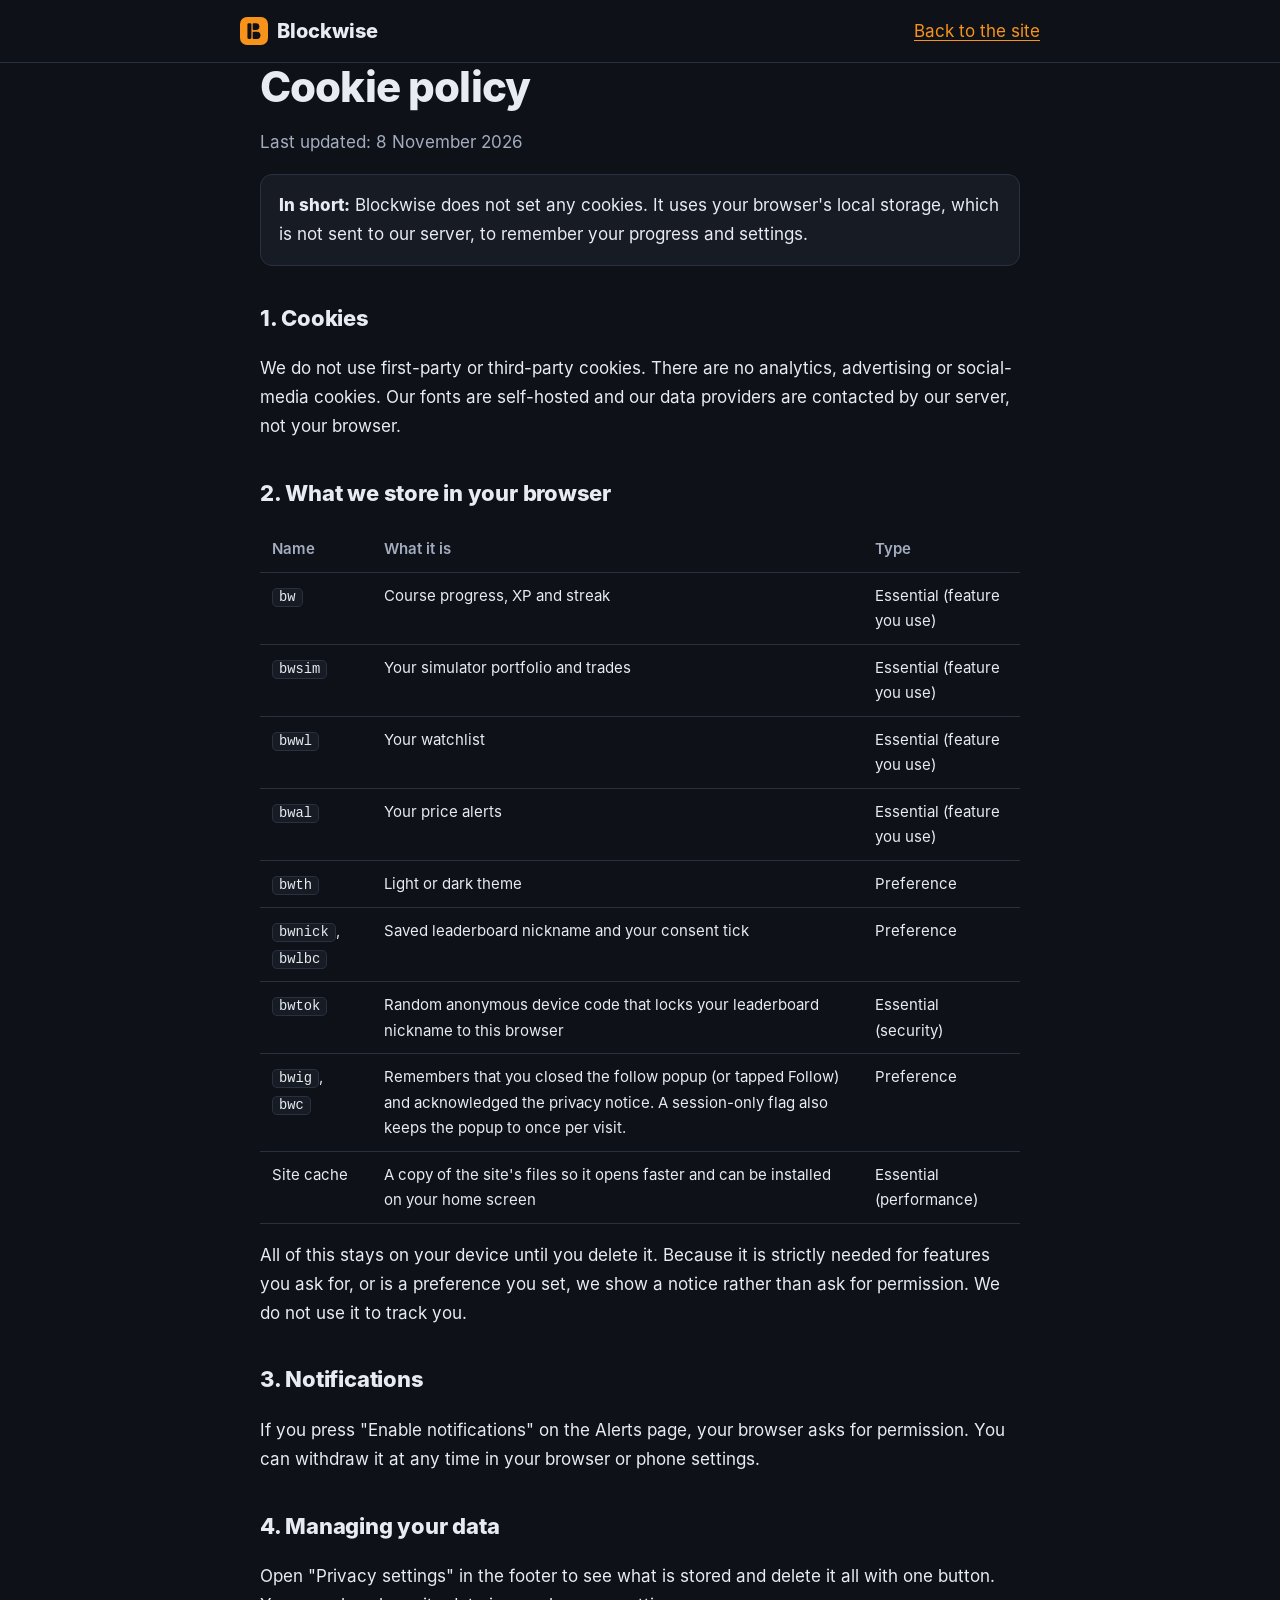
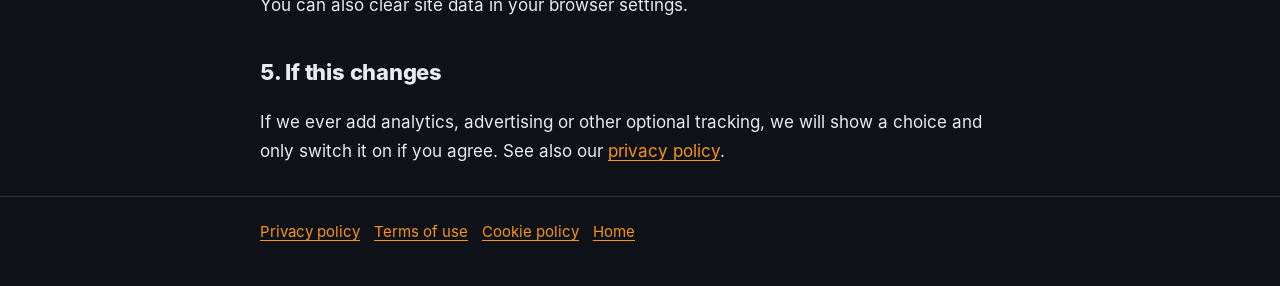
<file: cookies.html>
<!DOCTYPE html><html lang="en"><head><meta charset="utf-8"><meta name="viewport" content="width=device-width, initial-scale=1">
<title>Cookie policy | Blockwise</title><meta name="description" content="Blockwise sets no cookies. What it stores in your browser and how to delete it."><meta name="theme-color" content="#0e1117"><link rel="icon" href="/icon-192.png" type="image/png"><link rel="stylesheet" href="/legal.css">
<script>try{if(localStorage.getItem("bwth")==="light")document.documentElement.setAttribute("data-theme","light")}catch(e){}</script></head>
<body><header><div class="w top"><a class="brand" href="/"><svg viewBox="0 0 64 64" aria-hidden="true"><rect width="64" height="64" rx="16" fill="#f7931a"/><g fill="#0e1117"><rect x="17" y="14" width="9" height="36" rx="3"/><path d="M31 14h5.5a7.75 7.75 0 0 1 0 15.5H31a2 2 0 0 1-2-2V16a2 2 0 0 1 2-2z"/><path d="M31 33.5h7.5a8.25 8.25 0 0 1 0 16.5H31a2 2 0 0 1-2-2v-12.5a2 2 0 0 1 2-2z"/></g></svg>Blockwise</a><a href="/">Back to the site</a></div></header>
<main class="w"><h1>Cookie policy</h1><p class="mu">Last updated: 8 November 2026</p>
<div class="box"><b>In short:</b> Blockwise does not set any cookies. It uses your browser's local storage, which is not sent to our server, to remember your progress and settings.</div>
<h2>1. Cookies</h2><p>We do not use first-party or third-party cookies. There are no analytics, advertising or social-media cookies. Our fonts are self-hosted and our data providers are contacted by our server, not your browser.</p>
<h2>2. What we store in your browser</h2>
<div class="tw"><table><thead><tr><th>Name</th><th>What it is</th><th>Type</th></tr></thead><tbody>
<tr><td><code>bw</code></td><td>Course progress, XP and streak</td><td>Essential (feature you use)</td></tr>
<tr><td><code>bwsim</code></td><td>Your simulator portfolio and trades</td><td>Essential (feature you use)</td></tr>
<tr><td><code>bwwl</code></td><td>Your watchlist</td><td>Essential (feature you use)</td></tr>
<tr><td><code>bwal</code></td><td>Your price alerts</td><td>Essential (feature you use)</td></tr>
<tr><td><code>bwth</code></td><td>Light or dark theme</td><td>Preference</td></tr>
<tr><td><code>bwnick</code>, <code>bwlbc</code></td><td>Saved leaderboard nickname and your consent tick</td><td>Preference</td></tr>
<tr><td><code>bwtok</code></td><td>Random anonymous device code that locks your leaderboard nickname to this browser</td><td>Essential (security)</td></tr>
<tr><td><code>bwig</code>, <code>bwc</code></td><td>Remembers that you closed the follow popup (or tapped Follow) and acknowledged the privacy notice. A session-only flag also keeps the popup to once per visit.</td><td>Preference</td></tr>
<tr><td>Site cache</td><td>A copy of the site's files so it opens faster and can be installed on your home screen</td><td>Essential (performance)</td></tr>
</tbody></table></div>
<p>All of this stays on your device until you delete it. Because it is strictly needed for features you ask for, or is a preference you set, we show a notice rather than ask for permission. We do not use it to track you.</p>
<h2>3. Notifications</h2><p>If you press "Enable notifications" on the Alerts page, your browser asks for permission. You can withdraw it at any time in your browser or phone settings.</p>
<h2>4. Managing your data</h2><p>Open "Privacy settings" in the footer to see what is stored and delete it all with one button. You can also clear site data in your browser settings.</p>
<h2>5. If this changes</h2><p>If we ever add analytics, advertising or other optional tracking, we will show a choice and only switch it on if you agree. See also our <a href="/privacy">privacy policy</a>.</p></main>
<footer><div class="w"><a href="/privacy">Privacy policy</a><a href="/terms">Terms of use</a><a href="/cookies">Cookie policy</a><a href="/">Home</a></div></footer></body></html>
</file>
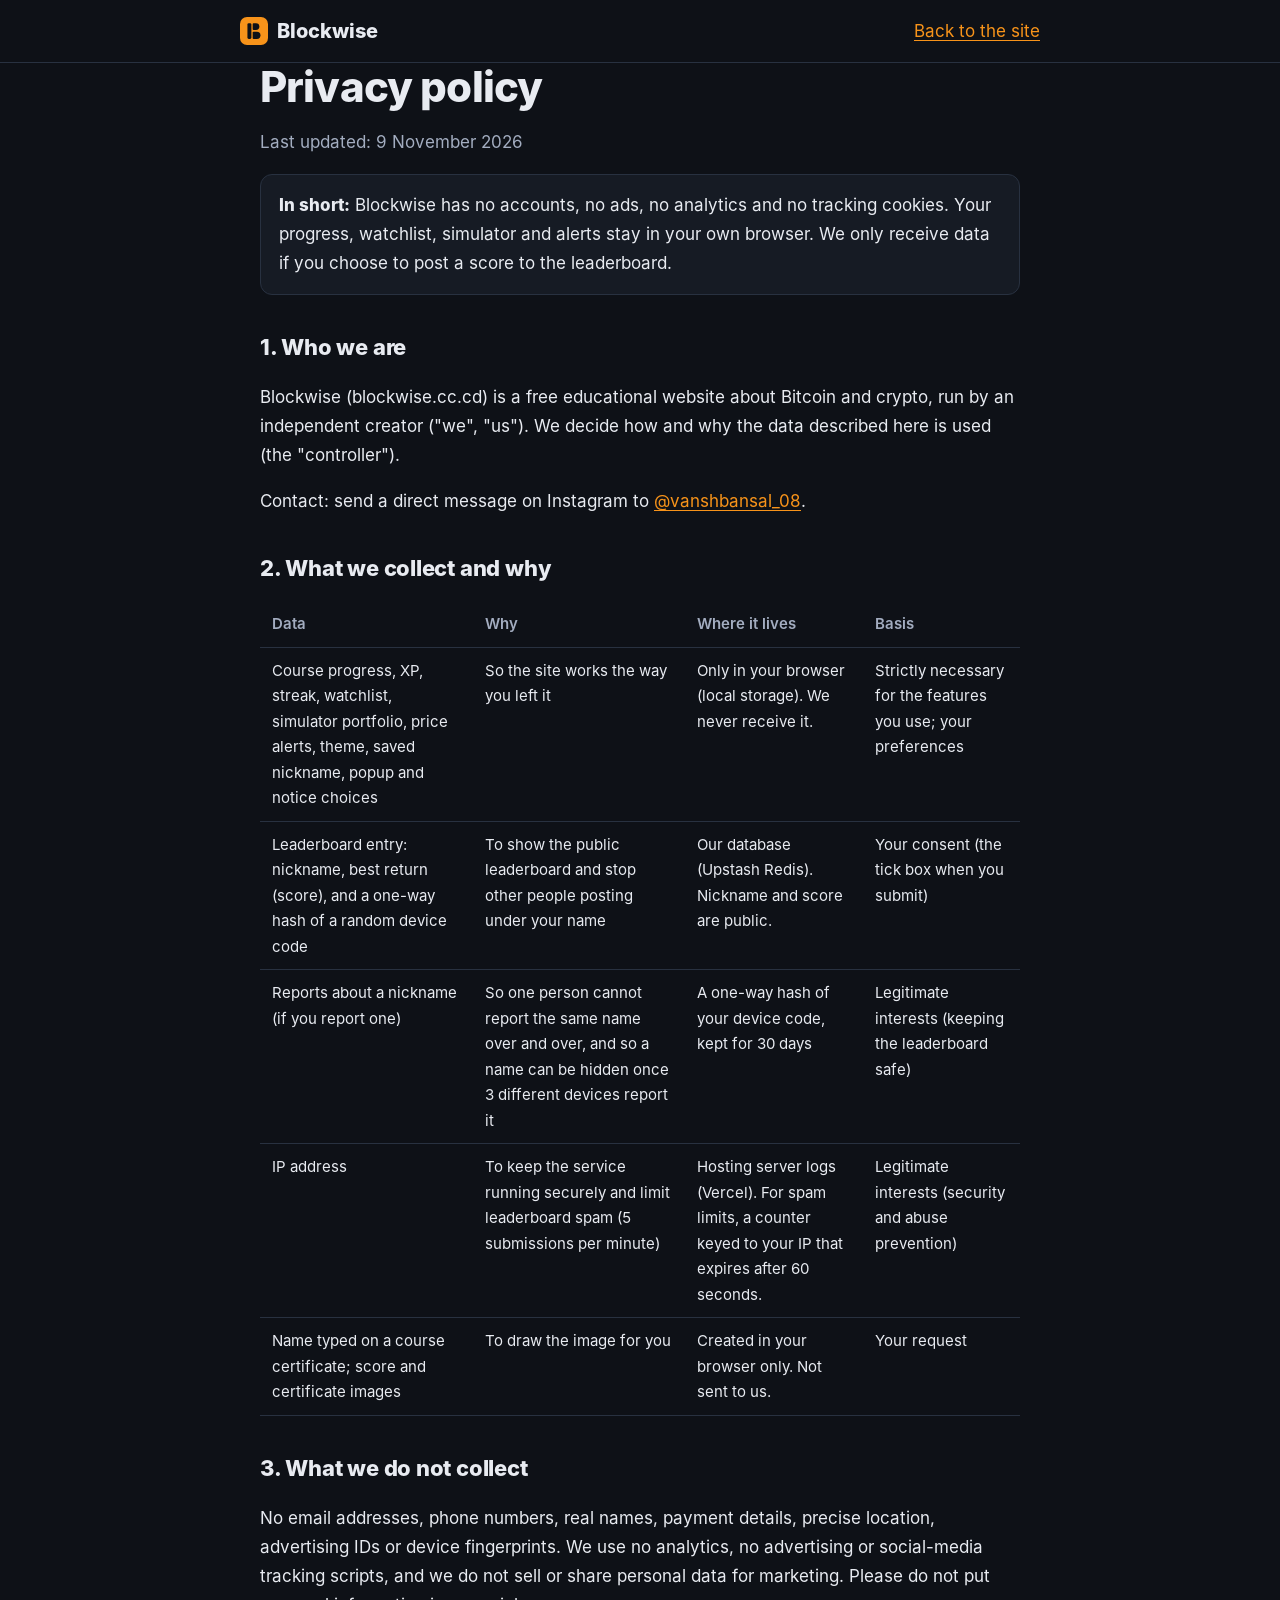
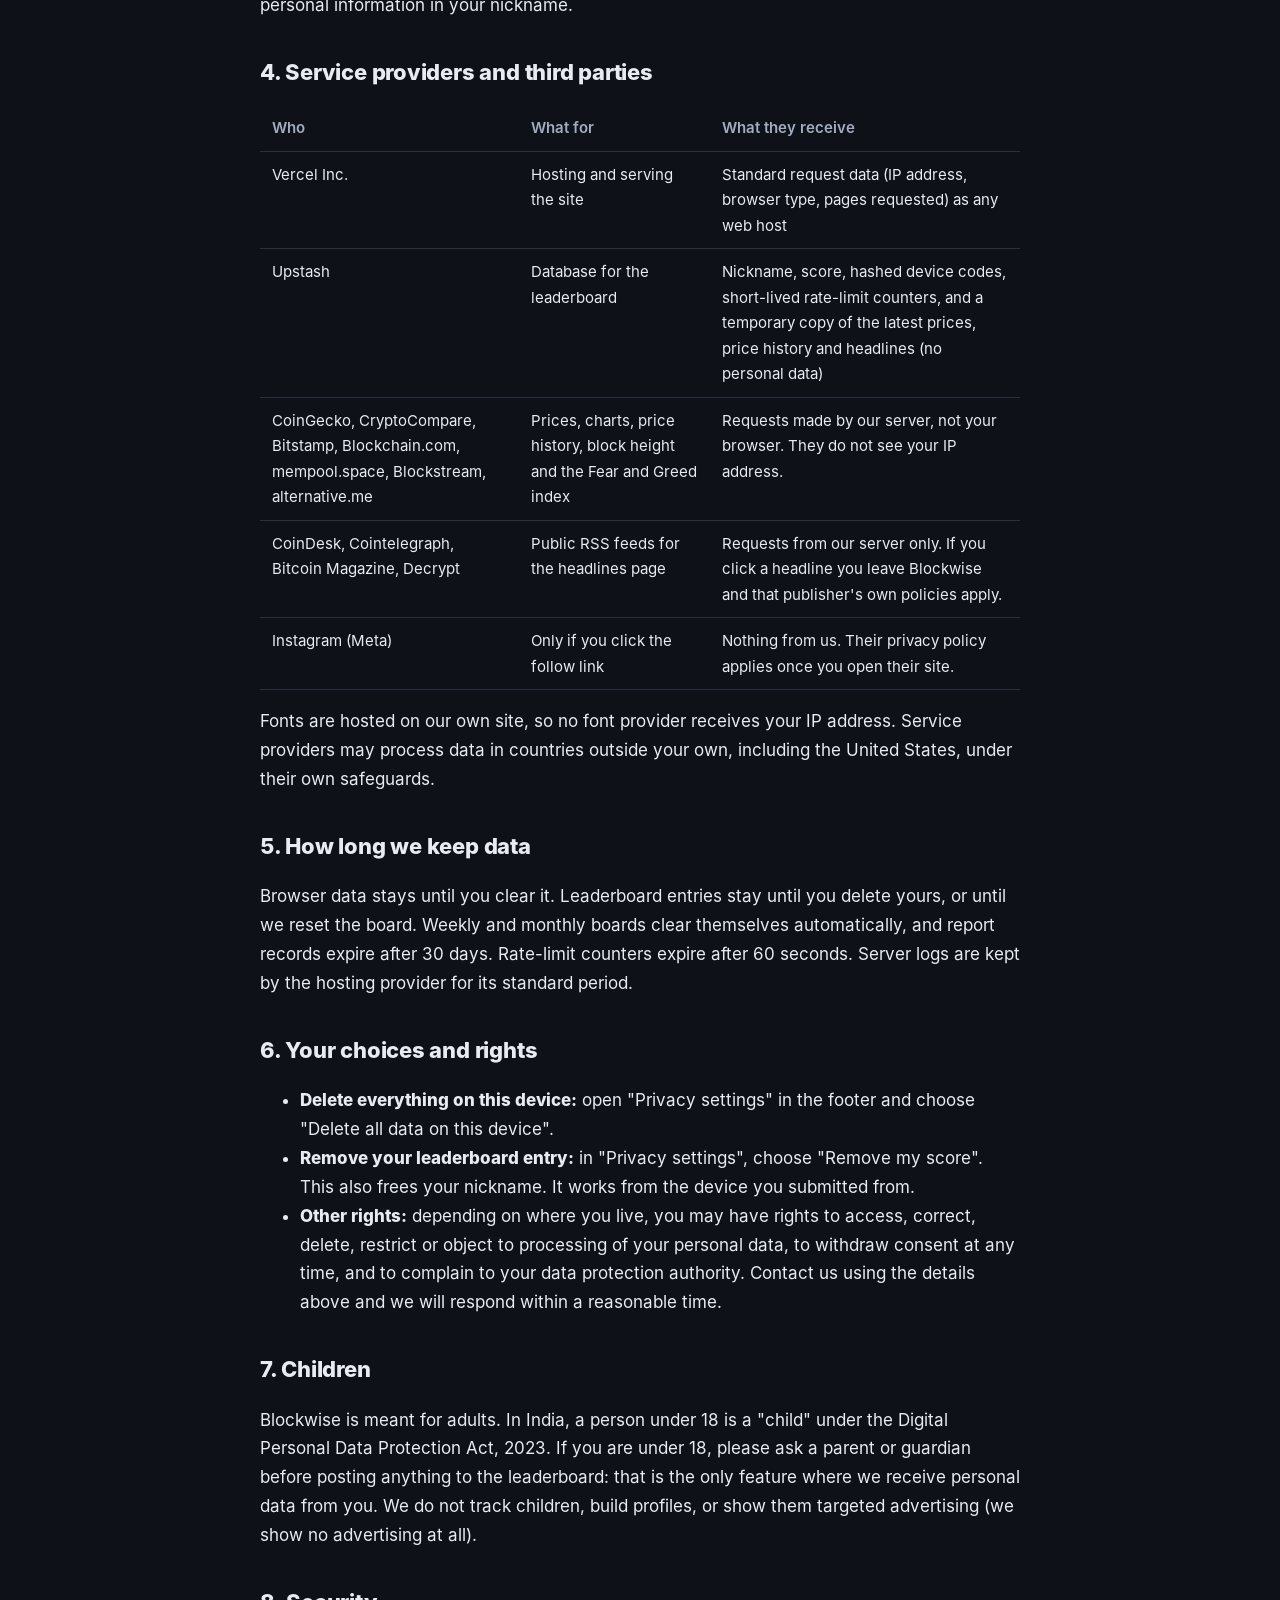
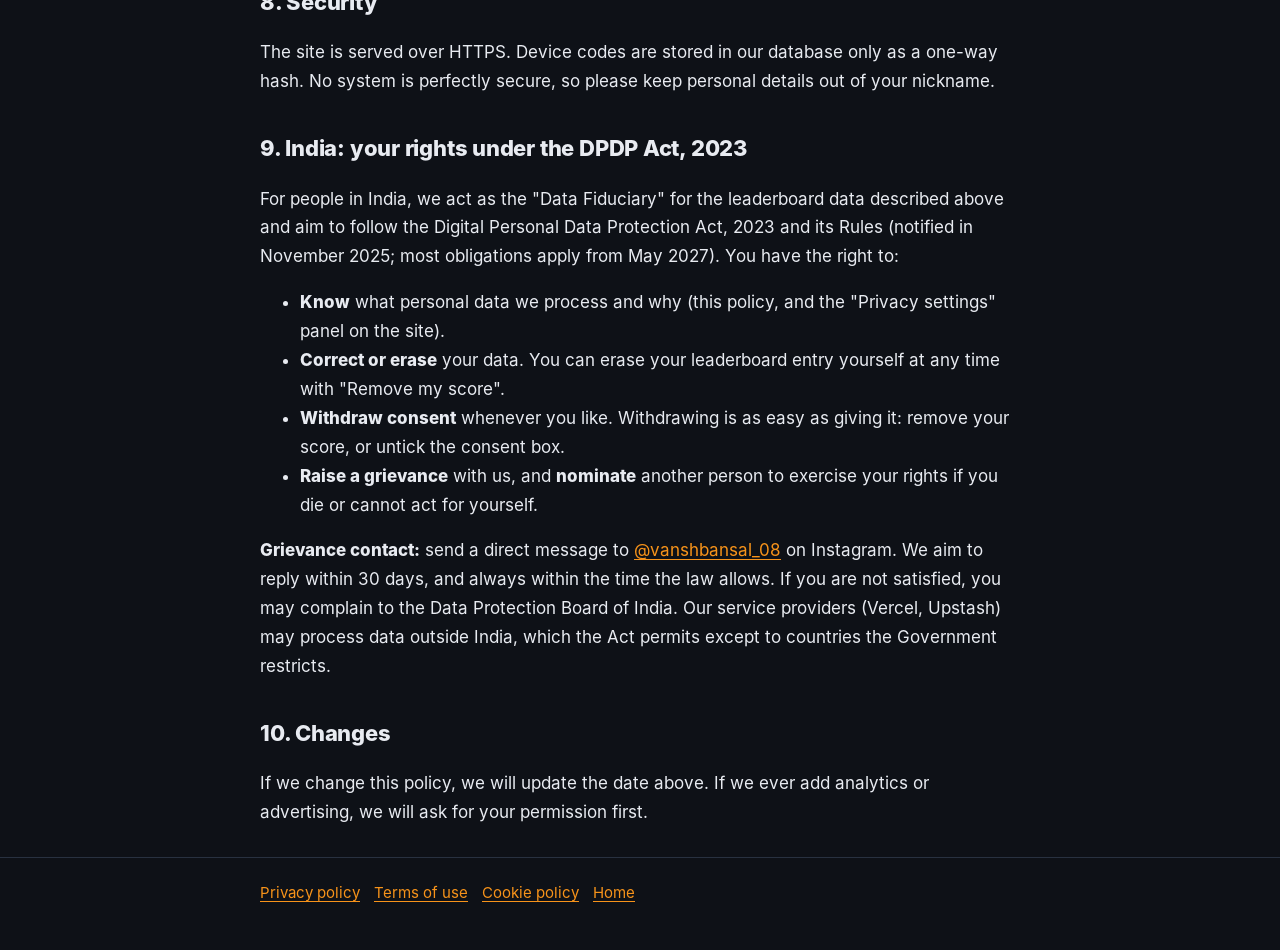
<file: privacy.html>
<!DOCTYPE html><html lang="en"><head><meta charset="utf-8"><meta name="viewport" content="width=device-width, initial-scale=1">
<title>Privacy policy | Blockwise</title><meta name="description" content="How Blockwise handles your data: no accounts, no ads, no tracking."><meta name="theme-color" content="#0e1117"><link rel="icon" href="/icon-192.png" type="image/png"><link rel="stylesheet" href="/legal.css">
<script>try{if(localStorage.getItem("bwth")==="light")document.documentElement.setAttribute("data-theme","light")}catch(e){}</script></head>
<body><header><div class="w top"><a class="brand" href="/"><svg viewBox="0 0 64 64" aria-hidden="true"><rect width="64" height="64" rx="16" fill="#f7931a"/><g fill="#0e1117"><rect x="17" y="14" width="9" height="36" rx="3"/><path d="M31 14h5.5a7.75 7.75 0 0 1 0 15.5H31a2 2 0 0 1-2-2V16a2 2 0 0 1 2-2z"/><path d="M31 33.5h7.5a8.25 8.25 0 0 1 0 16.5H31a2 2 0 0 1-2-2v-12.5a2 2 0 0 1 2-2z"/></g></svg>Blockwise</a><a href="/">Back to the site</a></div></header>
<main class="w"><h1>Privacy policy</h1><p class="mu">Last updated: 9 November 2026</p>
<div class="box"><b>In short:</b> Blockwise has no accounts, no ads, no analytics and no tracking cookies. Your progress, watchlist, simulator and alerts stay in your own browser. We only receive data if you choose to post a score to the leaderboard.</div>
<h2>1. Who we are</h2><p>Blockwise (blockwise.cc.cd) is a free educational website about Bitcoin and crypto, run by an independent creator ("we", "us"). We decide how and why the data described here is used (the "controller").</p><p>Contact: send a direct message on Instagram to <a href="https://www.instagram.com/vanshbansal_08/" target="_blank" rel="noopener noreferrer">@vanshbansal_08</a>.</p>
<h2>2. What we collect and why</h2>
<div class="tw"><table><thead><tr><th>Data</th><th>Why</th><th>Where it lives</th><th>Basis</th></tr></thead><tbody>
<tr><td>Course progress, XP, streak, watchlist, simulator portfolio, price alerts, theme, saved nickname, popup and notice choices</td><td>So the site works the way you left it</td><td>Only in your browser (local storage). We never receive it.</td><td>Strictly necessary for the features you use; your preferences</td></tr>
<tr><td>Leaderboard entry: nickname, best return (score), and a one-way hash of a random device code</td><td>To show the public leaderboard and stop other people posting under your name</td><td>Our database (Upstash Redis). Nickname and score are public.</td><td>Your consent (the tick box when you submit)</td></tr>
<tr><td>Reports about a nickname (if you report one)</td><td>So one person cannot report the same name over and over, and so a name can be hidden once 3 different devices report it</td><td>A one-way hash of your device code, kept for 30 days</td><td>Legitimate interests (keeping the leaderboard safe)</td></tr>
<tr><td>IP address</td><td>To keep the service running securely and limit leaderboard spam (5 submissions per minute)</td><td>Hosting server logs (Vercel). For spam limits, a counter keyed to your IP that expires after 60 seconds.</td><td>Legitimate interests (security and abuse prevention)</td></tr>
<tr><td>Name typed on a course certificate; score and certificate images</td><td>To draw the image for you</td><td>Created in your browser only. Not sent to us.</td><td>Your request</td></tr>
</tbody></table></div>
<h2>3. What we do not collect</h2><p>No email addresses, phone numbers, real names, payment details, precise location, advertising IDs or device fingerprints. We use no analytics, no advertising or social-media tracking scripts, and we do not sell or share personal data for marketing. Please do not put personal information in your nickname.</p>
<h2>4. Service providers and third parties</h2>
<div class="tw"><table><thead><tr><th>Who</th><th>What for</th><th>What they receive</th></tr></thead><tbody>
<tr><td>Vercel Inc.</td><td>Hosting and serving the site</td><td>Standard request data (IP address, browser type, pages requested) as any web host</td></tr>
<tr><td>Upstash</td><td>Database for the leaderboard</td><td>Nickname, score, hashed device codes, short-lived rate-limit counters, and a temporary copy of the latest prices, price history and headlines (no personal data)</td></tr>
<tr><td>CoinGecko, CryptoCompare, Bitstamp, Blockchain.com, mempool.space, Blockstream, alternative.me</td><td>Prices, charts, price history, block height and the Fear and Greed index</td><td>Requests made by our server, not your browser. They do not see your IP address.</td></tr>
<tr><td>CoinDesk, Cointelegraph, Bitcoin Magazine, Decrypt</td><td>Public RSS feeds for the headlines page</td><td>Requests from our server only. If you click a headline you leave Blockwise and that publisher's own policies apply.</td></tr>
<tr><td>Instagram (Meta)</td><td>Only if you click the follow link</td><td>Nothing from us. Their privacy policy applies once you open their site.</td></tr>
</tbody></table></div>
<p>Fonts are hosted on our own site, so no font provider receives your IP address. Service providers may process data in countries outside your own, including the United States, under their own safeguards.</p>
<h2>5. How long we keep data</h2><p>Browser data stays until you clear it. Leaderboard entries stay until you delete yours, or until we reset the board. Weekly and monthly boards clear themselves automatically, and report records expire after 30 days. Rate-limit counters expire after 60 seconds. Server logs are kept by the hosting provider for its standard period.</p>
<h2>6. Your choices and rights</h2><ul><li><b>Delete everything on this device:</b> open "Privacy settings" in the footer and choose "Delete all data on this device".</li><li><b>Remove your leaderboard entry:</b> in "Privacy settings", choose "Remove my score". This also frees your nickname. It works from the device you submitted from.</li><li><b>Other rights:</b> depending on where you live, you may have rights to access, correct, delete, restrict or object to processing of your personal data, to withdraw consent at any time, and to complain to your data protection authority. Contact us using the details above and we will respond within a reasonable time.</li></ul>
<h2>7. Children</h2><p>Blockwise is meant for adults. In India, a person under 18 is a "child" under the Digital Personal Data Protection Act, 2023. If you are under 18, please ask a parent or guardian before posting anything to the leaderboard: that is the only feature where we receive personal data from you. We do not track children, build profiles, or show them targeted advertising (we show no advertising at all).</p>
<h2>8. Security</h2><p>The site is served over HTTPS. Device codes are stored in our database only as a one-way hash. No system is perfectly secure, so please keep personal details out of your nickname.</p>
<h2>9. India: your rights under the DPDP Act, 2023</h2>
<p>For people in India, we act as the "Data Fiduciary" for the leaderboard data described above and aim to follow the Digital Personal Data Protection Act, 2023 and its Rules (notified in November 2025; most obligations apply from May 2027). You have the right to:</p>
<ul><li><b>Know</b> what personal data we process and why (this policy, and the "Privacy settings" panel on the site).</li><li><b>Correct or erase</b> your data. You can erase your leaderboard entry yourself at any time with "Remove my score".</li><li><b>Withdraw consent</b> whenever you like. Withdrawing is as easy as giving it: remove your score, or untick the consent box.</li><li><b>Raise a grievance</b> with us, and <b>nominate</b> another person to exercise your rights if you die or cannot act for yourself.</li></ul>
<p><b>Grievance contact:</b> send a direct message to <a href="https://www.instagram.com/vanshbansal_08/" target="_blank" rel="noopener noreferrer">@vanshbansal_08</a> on Instagram. We aim to reply within 30 days, and always within the time the law allows. If you are not satisfied, you may complain to the Data Protection Board of India. Our service providers (Vercel, Upstash) may process data outside India, which the Act permits except to countries the Government restricts.</p>
<h2>10. Changes</h2><p>If we change this policy, we will update the date above. If we ever add analytics or advertising, we will ask for your permission first.</p></main>
<footer><div class="w"><a href="/privacy">Privacy policy</a><a href="/terms">Terms of use</a><a href="/cookies">Cookie policy</a><a href="/">Home</a></div></footer></body></html>
</file>
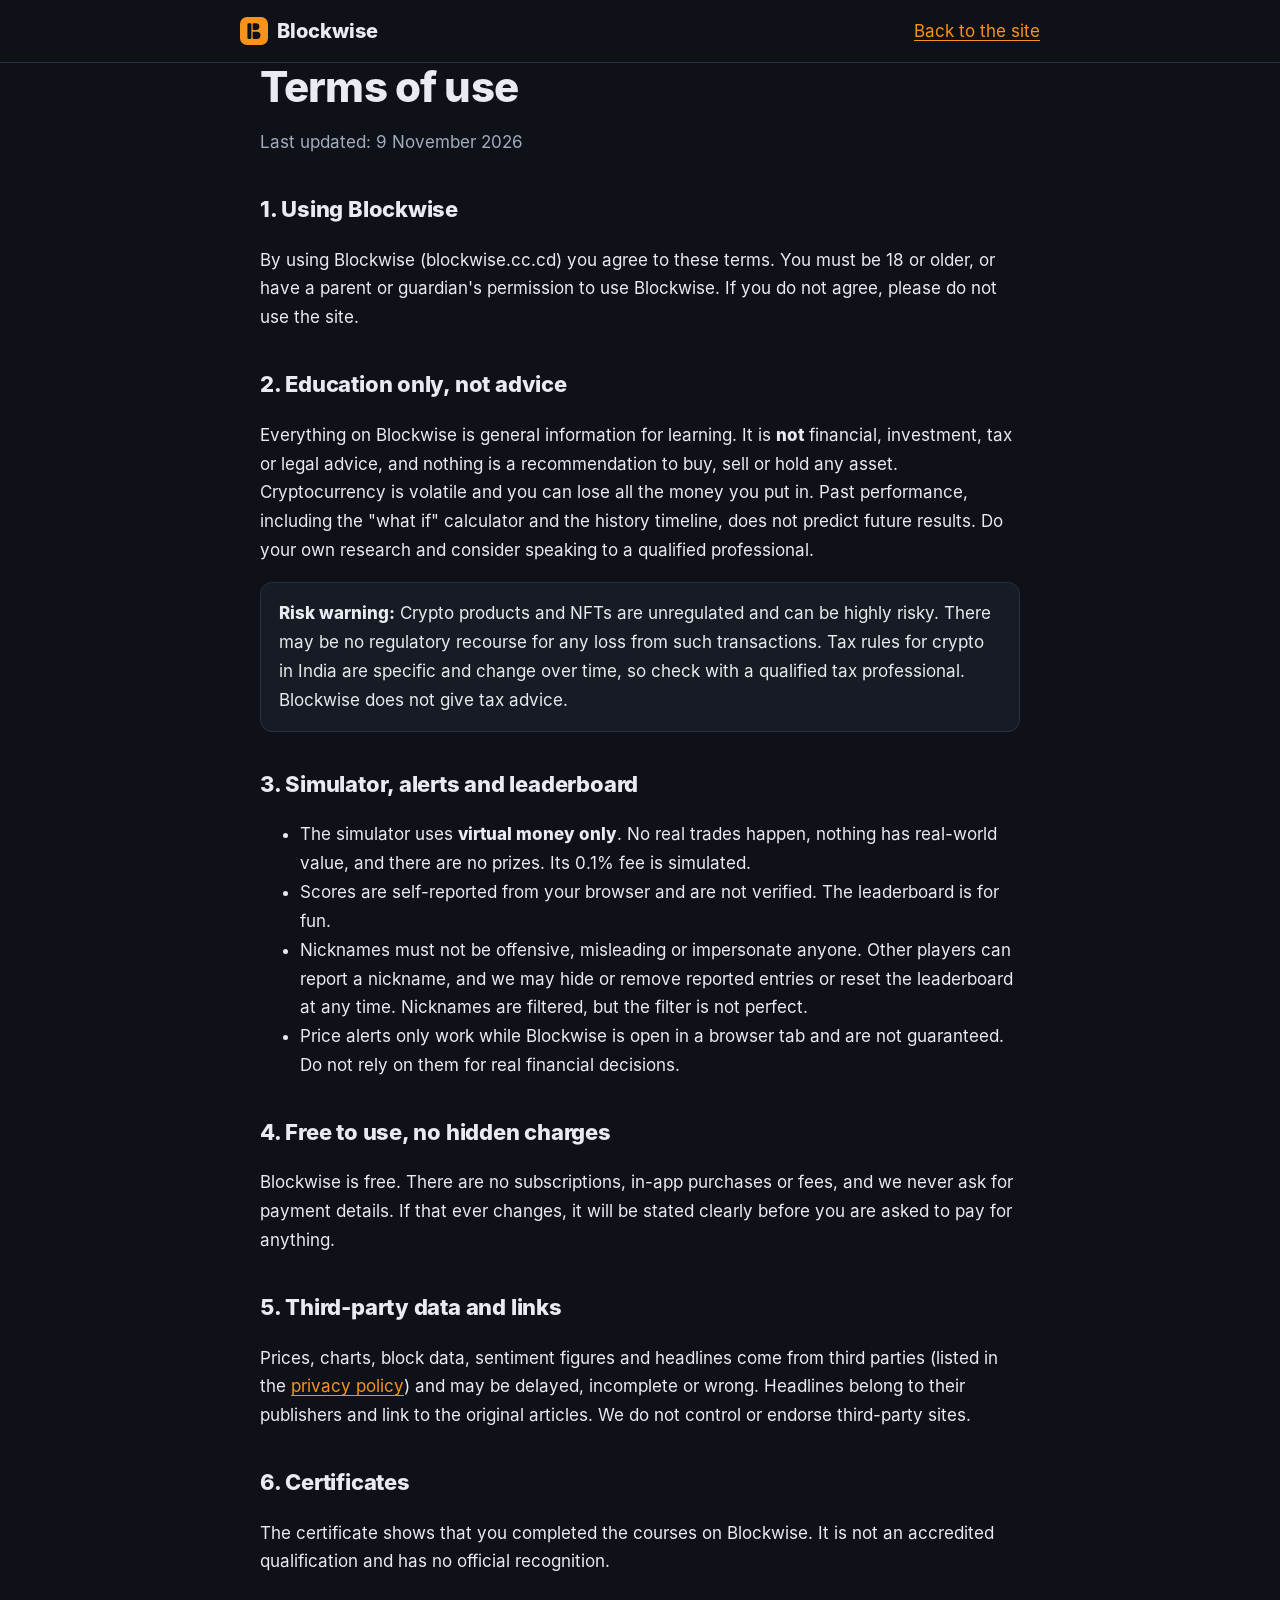
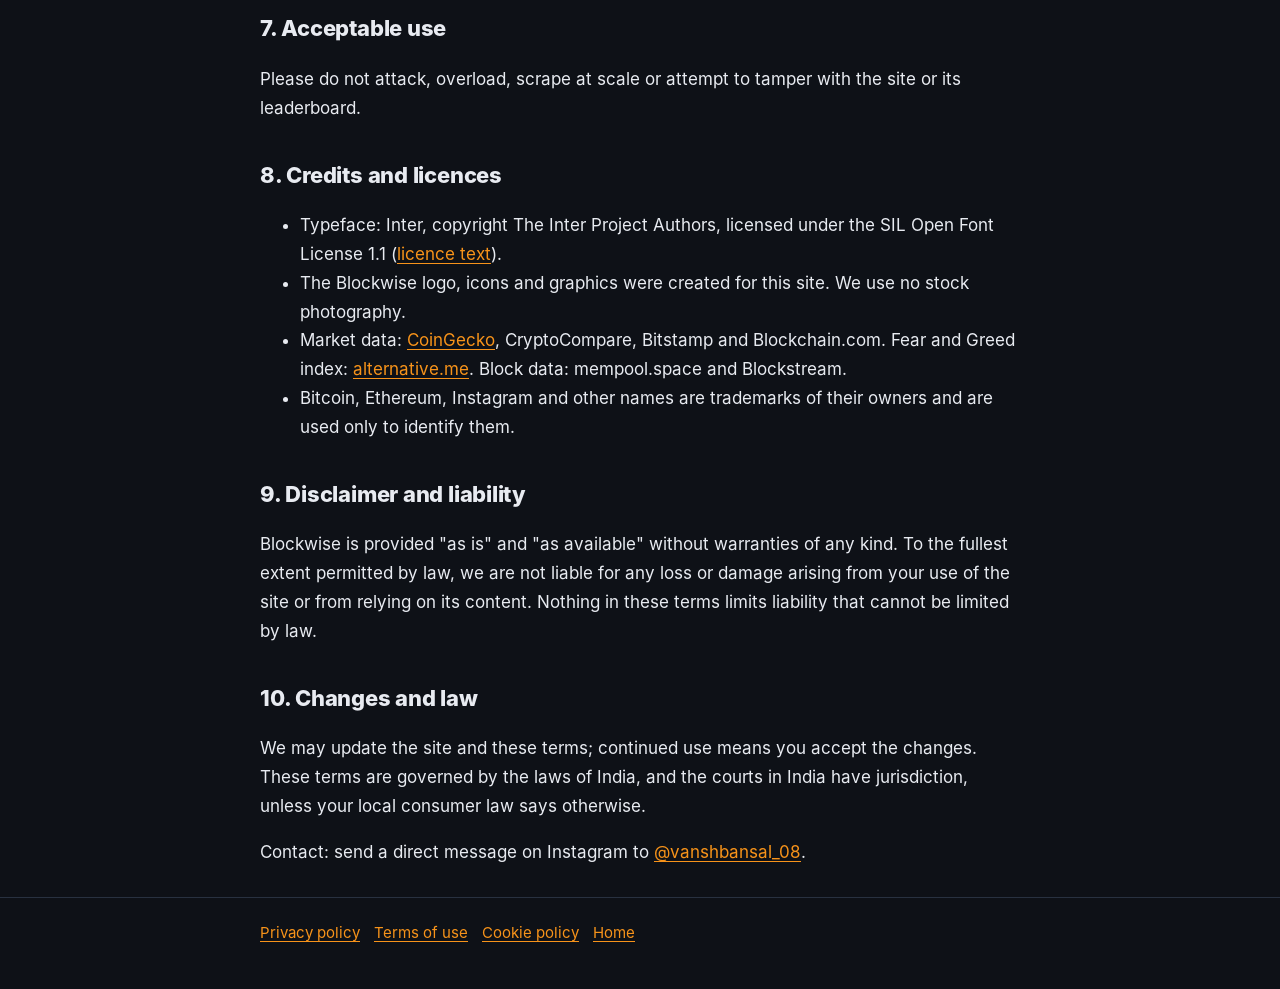
<file: terms.html>
<!DOCTYPE html><html lang="en"><head><meta charset="utf-8"><meta name="viewport" content="width=device-width, initial-scale=1">
<title>Terms of use | Blockwise</title><meta name="description" content="The rules for using Blockwise: education only, free, virtual-money simulator."><meta name="theme-color" content="#0e1117"><link rel="icon" href="/icon-192.png" type="image/png"><link rel="stylesheet" href="/legal.css">
<script>try{if(localStorage.getItem("bwth")==="light")document.documentElement.setAttribute("data-theme","light")}catch(e){}</script></head>
<body><header><div class="w top"><a class="brand" href="/"><svg viewBox="0 0 64 64" aria-hidden="true"><rect width="64" height="64" rx="16" fill="#f7931a"/><g fill="#0e1117"><rect x="17" y="14" width="9" height="36" rx="3"/><path d="M31 14h5.5a7.75 7.75 0 0 1 0 15.5H31a2 2 0 0 1-2-2V16a2 2 0 0 1 2-2z"/><path d="M31 33.5h7.5a8.25 8.25 0 0 1 0 16.5H31a2 2 0 0 1-2-2v-12.5a2 2 0 0 1 2-2z"/></g></svg>Blockwise</a><a href="/">Back to the site</a></div></header>
<main class="w"><h1>Terms of use</h1><p class="mu">Last updated: 9 November 2026</p>
<h2>1. Using Blockwise</h2><p>By using Blockwise (blockwise.cc.cd) you agree to these terms. You must be 18 or older, or have a parent or guardian's permission to use Blockwise. If you do not agree, please do not use the site.</p>
<h2>2. Education only, not advice</h2><p>Everything on Blockwise is general information for learning. It is <b>not</b> financial, investment, tax or legal advice, and nothing is a recommendation to buy, sell or hold any asset. Cryptocurrency is volatile and you can lose all the money you put in. Past performance, including the "what if" calculator and the history timeline, does not predict future results. Do your own research and consider speaking to a qualified professional.</p><div class="box"><b>Risk warning:</b> Crypto products and NFTs are unregulated and can be highly risky. There may be no regulatory recourse for any loss from such transactions. Tax rules for crypto in India are specific and change over time, so check with a qualified tax professional. Blockwise does not give tax advice.</div>
<h2>3. Simulator, alerts and leaderboard</h2><ul><li>The simulator uses <b>virtual money only</b>. No real trades happen, nothing has real-world value, and there are no prizes. Its 0.1% fee is simulated.</li><li>Scores are self-reported from your browser and are not verified. The leaderboard is for fun.</li><li>Nicknames must not be offensive, misleading or impersonate anyone. Other players can report a nickname, and we may hide or remove reported entries or reset the leaderboard at any time. Nicknames are filtered, but the filter is not perfect.</li><li>Price alerts only work while Blockwise is open in a browser tab and are not guaranteed. Do not rely on them for real financial decisions.</li></ul>
<h2>4. Free to use, no hidden charges</h2><p>Blockwise is free. There are no subscriptions, in-app purchases or fees, and we never ask for payment details. If that ever changes, it will be stated clearly before you are asked to pay for anything.</p>
<h2>5. Third-party data and links</h2><p>Prices, charts, block data, sentiment figures and headlines come from third parties (listed in the <a href="/privacy">privacy policy</a>) and may be delayed, incomplete or wrong. Headlines belong to their publishers and link to the original articles. We do not control or endorse third-party sites.</p>
<h2>6. Certificates</h2><p>The certificate shows that you completed the courses on Blockwise. It is not an accredited qualification and has no official recognition.</p>
<h2>7. Acceptable use</h2><p>Please do not attack, overload, scrape at scale or attempt to tamper with the site or its leaderboard.</p>
<h2>8. Credits and licences</h2><ul><li>Typeface: Inter, copyright The Inter Project Authors, licensed under the SIL Open Font License 1.1 (<a href="/OFL.txt">licence text</a>).</li><li>The Blockwise logo, icons and graphics were created for this site. We use no stock photography.</li><li>Market data: <a href="https://www.coingecko.com" target="_blank" rel="noopener noreferrer">CoinGecko</a>, CryptoCompare, Bitstamp and Blockchain.com. Fear and Greed index: <a href="https://alternative.me/crypto/fear-and-greed-index/" target="_blank" rel="noopener noreferrer">alternative.me</a>. Block data: mempool.space and Blockstream.</li><li>Bitcoin, Ethereum, Instagram and other names are trademarks of their owners and are used only to identify them.</li></ul>
<h2>9. Disclaimer and liability</h2><p>Blockwise is provided "as is" and "as available" without warranties of any kind. To the fullest extent permitted by law, we are not liable for any loss or damage arising from your use of the site or from relying on its content. Nothing in these terms limits liability that cannot be limited by law.</p>
<h2>10. Changes and law</h2><p>We may update the site and these terms; continued use means you accept the changes. These terms are governed by the laws of India, and the courts in India have jurisdiction, unless your local consumer law says otherwise.</p><p>Contact: send a direct message on Instagram to <a href="https://www.instagram.com/vanshbansal_08/" target="_blank" rel="noopener noreferrer">@vanshbansal_08</a>.</p></main>
<footer><div class="w"><a href="/privacy">Privacy policy</a><a href="/terms">Terms of use</a><a href="/cookies">Cookie policy</a><a href="/">Home</a></div></footer></body></html>
</file>
<file: legal.css>
@font-face{font-family:Inter;font-weight:400;font-display:swap;src:url([data-uri]) format('woff')}
@font-face{font-family:Inter;font-weight:500;font-display:swap;src:url([data-uri]) format('woff')}
@font-face{font-family:Inter;font-weight:600;font-display:swap;src:url([data-uri]) format('woff')}
@font-face{font-family:Inter;font-weight:800;font-display:swap;src:url([data-uri]) format('woff')}
:root{--bg:#0e1117;--p:#161b24;--ln:#283140;--tx:#e8ebf1;--mu:#a3adc0;--or:#f7931a;color-scheme:dark}
:root[data-theme=light]{--bg:#f4f6fb;--p:#fff;--ln:#d8deea;--tx:#141922;--mu:#465164;--or:#9a4a05;color-scheme:light}
*{box-sizing:border-box}body{margin:0;background:var(--bg);color:var(--tx);font:400 17px/1.7 Inter,system-ui,sans-serif}
a{color:var(--or);text-underline-offset:3px}a:focus-visible{outline:3px solid var(--or);outline-offset:2px;border-radius:3px}
header{border-bottom:1px solid var(--ln)}.w{max-width:800px;margin:0 auto;padding:0 20px}
.top{display:flex;align-items:center;justify-content:space-between;padding:14px 0}
.brand{display:flex;align-items:center;gap:9px;font-weight:800;font-size:20px;color:var(--tx);text-decoration:none}.brand svg{width:28px;height:28px}
main{padding:30px 0 20px}h1{font-size:clamp(30px,6vw,42px);line-height:1.15;margin:0 0 6px;font-weight:800;letter-spacing:-.02em}
h2{font-size:22px;margin:34px 0 8px;font-weight:800;letter-spacing:-.01em}p,li{max-width:70ch}.mu{color:var(--mu)}
.box{background:var(--p);border:1px solid var(--ln);border-radius:12px;padding:16px 18px;margin:16px 0}
.tw{overflow-x:auto;margin:14px 0}table{width:100%;border-collapse:collapse;font-size:15px;min-width:560px}
th,td{text-align:left;padding:10px 12px;border-bottom:1px solid var(--ln);vertical-align:top}th{color:var(--mu);font-weight:600}
code{font-family:ui-monospace,SFMono-Regular,Menlo,Consolas,monospace;font-size:.92em;background:var(--p);border:1px solid var(--ln);border-radius:5px;padding:1px 6px}
footer{border-top:1px solid var(--ln);color:var(--mu);font-size:15px;padding:22px 0 44px;margin-top:30px}footer a{margin-right:14px}
</file>
